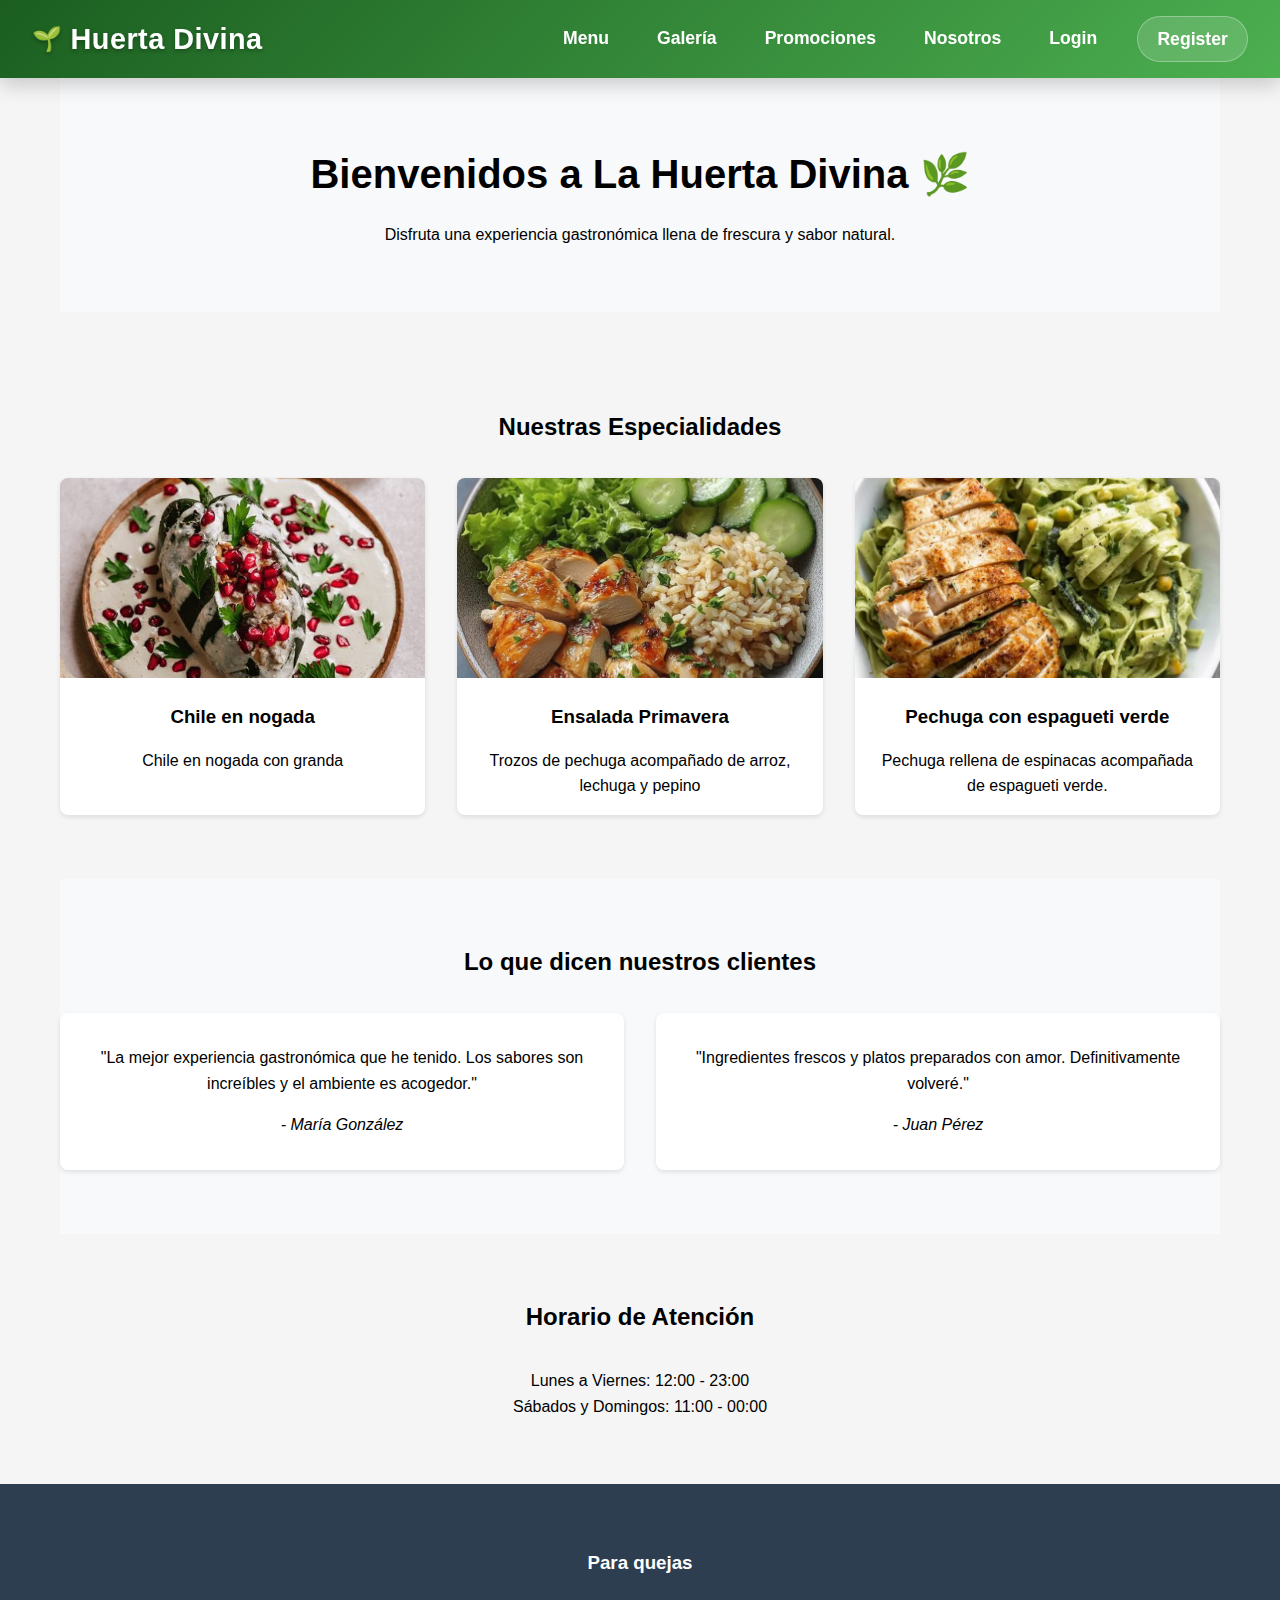
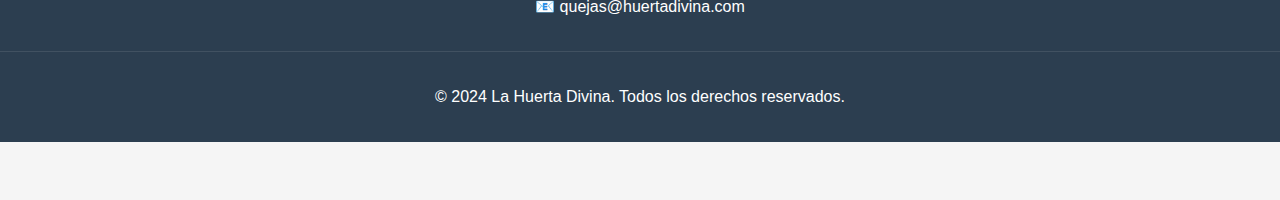
<file: index.html>
<!DOCTYPE html>
<html lang="en">
<head>
  <!-- Metadatos y configuración básica -->
  <meta charset="UTF-8">
  <meta name="viewport" content="width=device-width, initial-scale=1.0">
  <link rel="stylesheet" href="src/assets/css/styles.css">
  <title>La Huerta Divina</title>
</head>
<body>
  <!-- ==========================================================================
       Barra de Navegación
       ========================================================================== -->
  <nav class="navbar">
    <div class="navbar-logo">Huerta Divina</div>
    <input type="checkbox" id="navbar-toggle" class="navbar-toggle">
    <label for="navbar-toggle" class="navbar-icon">&#9776;</label>
    <ul class="navbar-menu">
      <li><a href="src/app/menu.html">Menu</a></li>
      <li><a href="src/app/galeria.html">Galería</a></li>
      <li><a href="src/app/promociones.html">Promociones</a></li>
      <li><a href="src/app/about.html">Nosotros</a></li>
      <li><a href="src/app/login.html">Login</a></li>
      <li><a href="src/app/register.html">Register</a></li>
    </ul>
  </nav>

  <!-- ==========================================================================
       Contenido Principal
       ========================================================================== -->
  <main class="container">
    <!-- Sección Hero - Bienvenida -->
    <header class="hero text-center">
      <h1>Bienvenidos a La Huerta Divina 🌿</h1>
      <p>Disfruta una experiencia gastronómica llena de frescura y sabor natural.</p>
    </header>

    <!-- Sección de Especialidades - Platos Destacados -->
    <section class="especialidades text-center">
      <h2>Nuestras Especialidades</h2>
      <div class="platos-destacados">
        <div class="plato">
          <img src="src/assets/images/plato1.jpg" alt="Plato Especial 1">
          <h3>Chile en nogada</h3>
          <p>Chile en nogada con granda</p>
        </div>
        <div class="plato">
          <img src="src/assets/images/plato2.jpg" alt="Plato Especial 2">
          <h3>Ensalada Primavera</h3>
          <p>Trozos de pechuga acompañado de arroz, lechuga y pepino</p>
        </div>
        <div class="plato">
          <img src="src/assets/images/plato3.jpg" alt="Plato Especial 3">
          <h3>Pechuga con espagueti verde</h3>
          <p>Pechuga rellena de espinacas acompañada de espagueti verde.</p>
        </div>
      </div>
    </section>

    <!-- Sección de Testimonios - Opiniones de Clientes -->
    <section class="testimonios text-center">
      <h2>Lo que dicen nuestros clientes</h2>
      <div class="testimonios-grid">
        <div class="testimonio">
          <p>"La mejor experiencia gastronómica que he tenido. Los sabores son increíbles y el ambiente es acogedor."</p>
          <cite>- María González</cite>
        </div>
        <div class="testimonio">
          <p>"Ingredientes frescos y platos preparados con amor. Definitivamente volveré."</p>
          <cite>- Juan Pérez</cite>
        </div>
      </div>
    </section>

    <!-- Sección de Horario - Horarios de Atención -->
    <section class="horario text-center">
      <h2>Horario de Atención</h2>
      <div class="horario-info">
        <p>Lunes a Viernes: 12:00 - 23:00</p>
        <p>Sábados y Domingos: 11:00 - 00:00</p>
      </div>
    </section>
  </main>

  <!-- ==========================================================================
       Pie de Página
       ========================================================================== -->
  <footer class="footer text-center">
    <div class="footer-content">
      <div class="footer-section">
        <h3>Para quejas</h3>
        <p>📧 quejas@huertadivina.com</p>
      </div>
    </div>
    <div class="footer-bottom">
      <p>&copy; 2024 La Huerta Divina. Todos los derechos reservados.</p>
    </div>
  </footer>
</body>
</html>
</file>
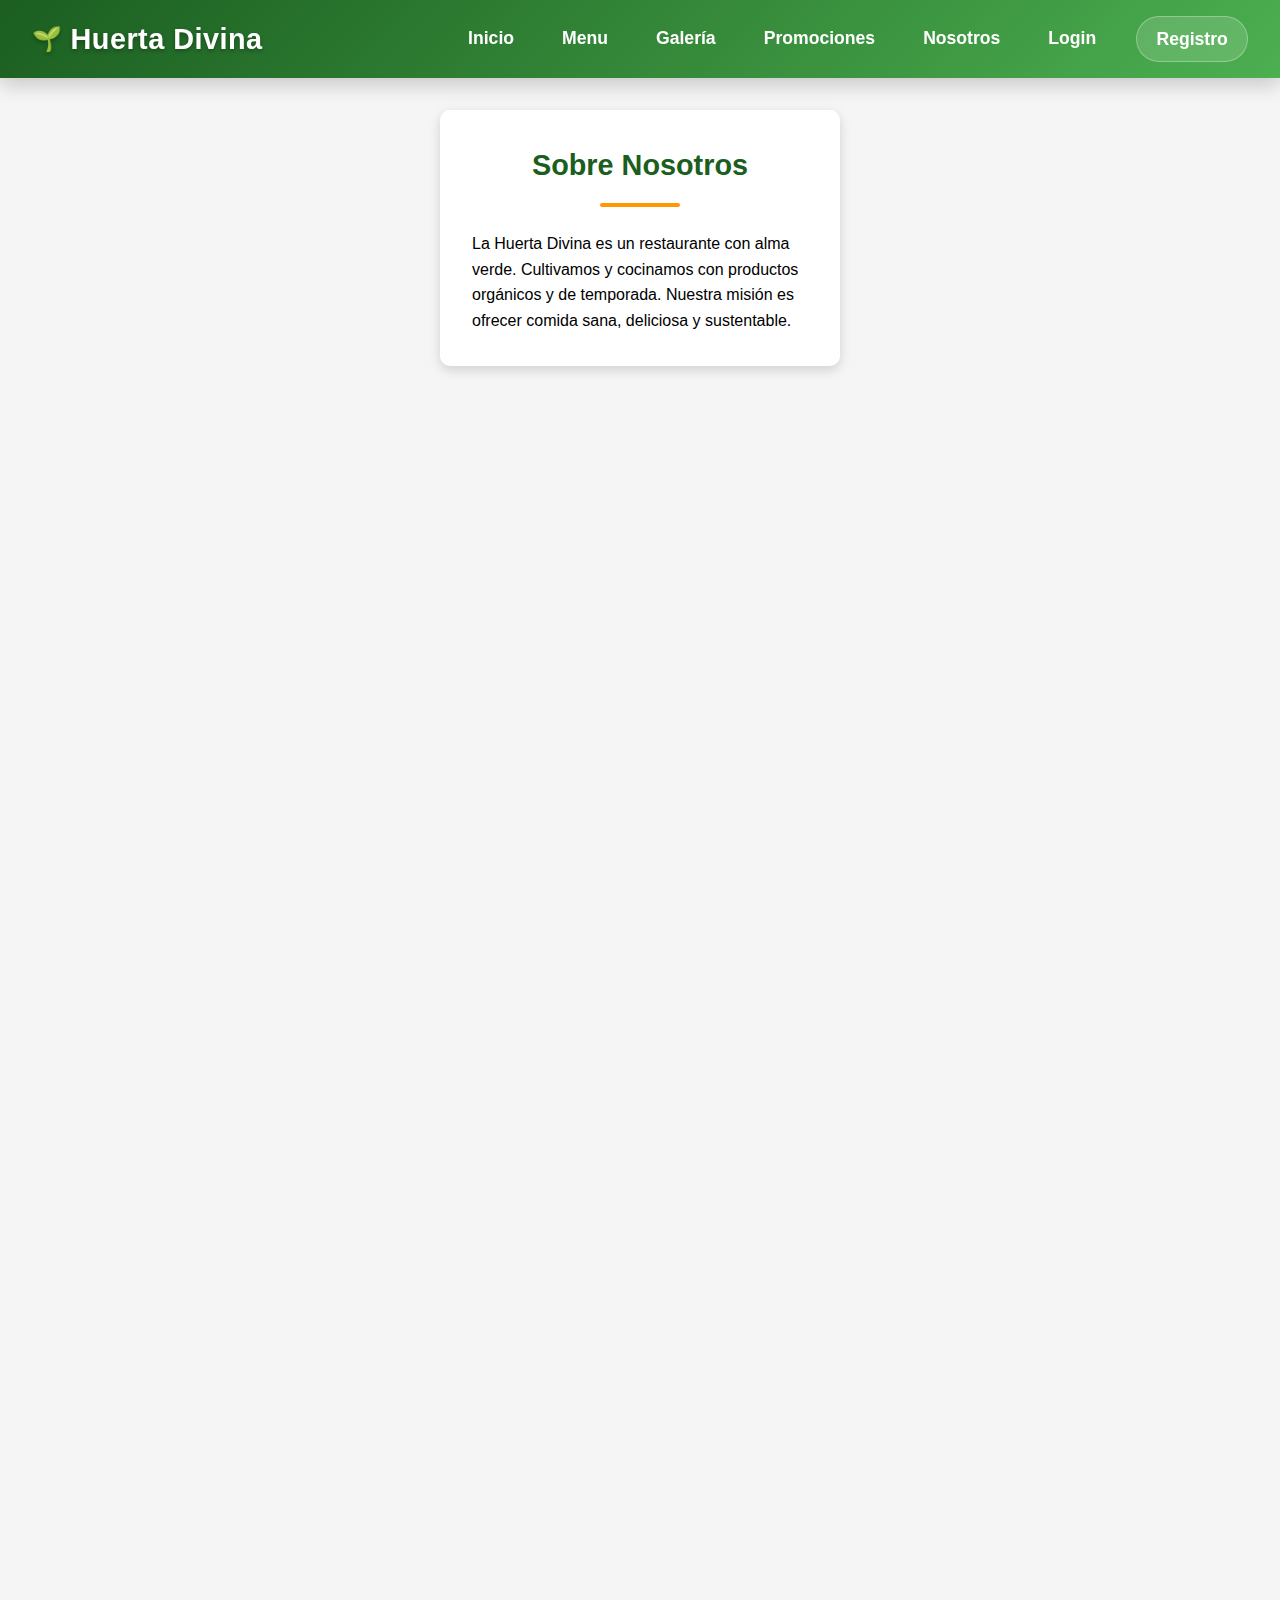
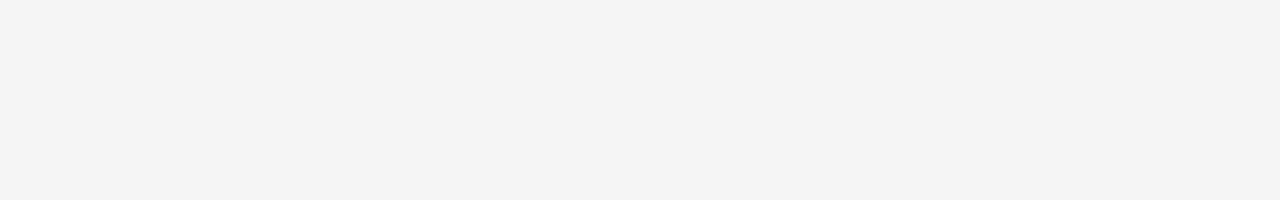
<file: src/app/about.html>
<!DOCTYPE html>
<html lang="es">
<head>
  <!-- ==========================================================================
       Metadatos y Recursos
       ========================================================================== -->
  <meta charset="UTF-8" />
  <meta name="viewport" content="width=device-width, initial-scale=1.0"/>
  <link rel="stylesheet" href="../assets/css/styles.css"/>
  <title>Nosotros - La Huerta Divina</title>
</head>
<body>
  <!-- ==========================================================================
       Barra de Navegación
       ========================================================================== -->
  <nav class="navbar">
    <div class="navbar-logo">Huerta Divina</div>
    <ul class="navbar-menu">
      <li><a href="../../index.html">Inicio</a></li>
      <li><a href="menu.html">Menu</a></li>
      <li><a href="galeria.html">Galería</a></li>
      <li><a href="promociones.html">Promociones</a></li>
      <li><a href="about.html">Nosotros</a></li>
      <li><a href="login.html">Login</a></li>
      <li><a href="register.html">Registro</a></li>
    </ul>
  </nav>

  <!-- ==========================================================================
       Sección Sobre Nosotros
       ========================================================================== -->
  <section class="section">
    <h2 class="gallery-title">Sobre Nosotros</h2>
    <!-- Descripción de la empresa -->
    <p>La Huerta Divina es un restaurante con alma verde. Cultivamos y cocinamos con productos orgánicos y de temporada. Nuestra misión es ofrecer comida sana, deliciosa y sustentable.</p>
  </section>

</body>
</html>
</file>
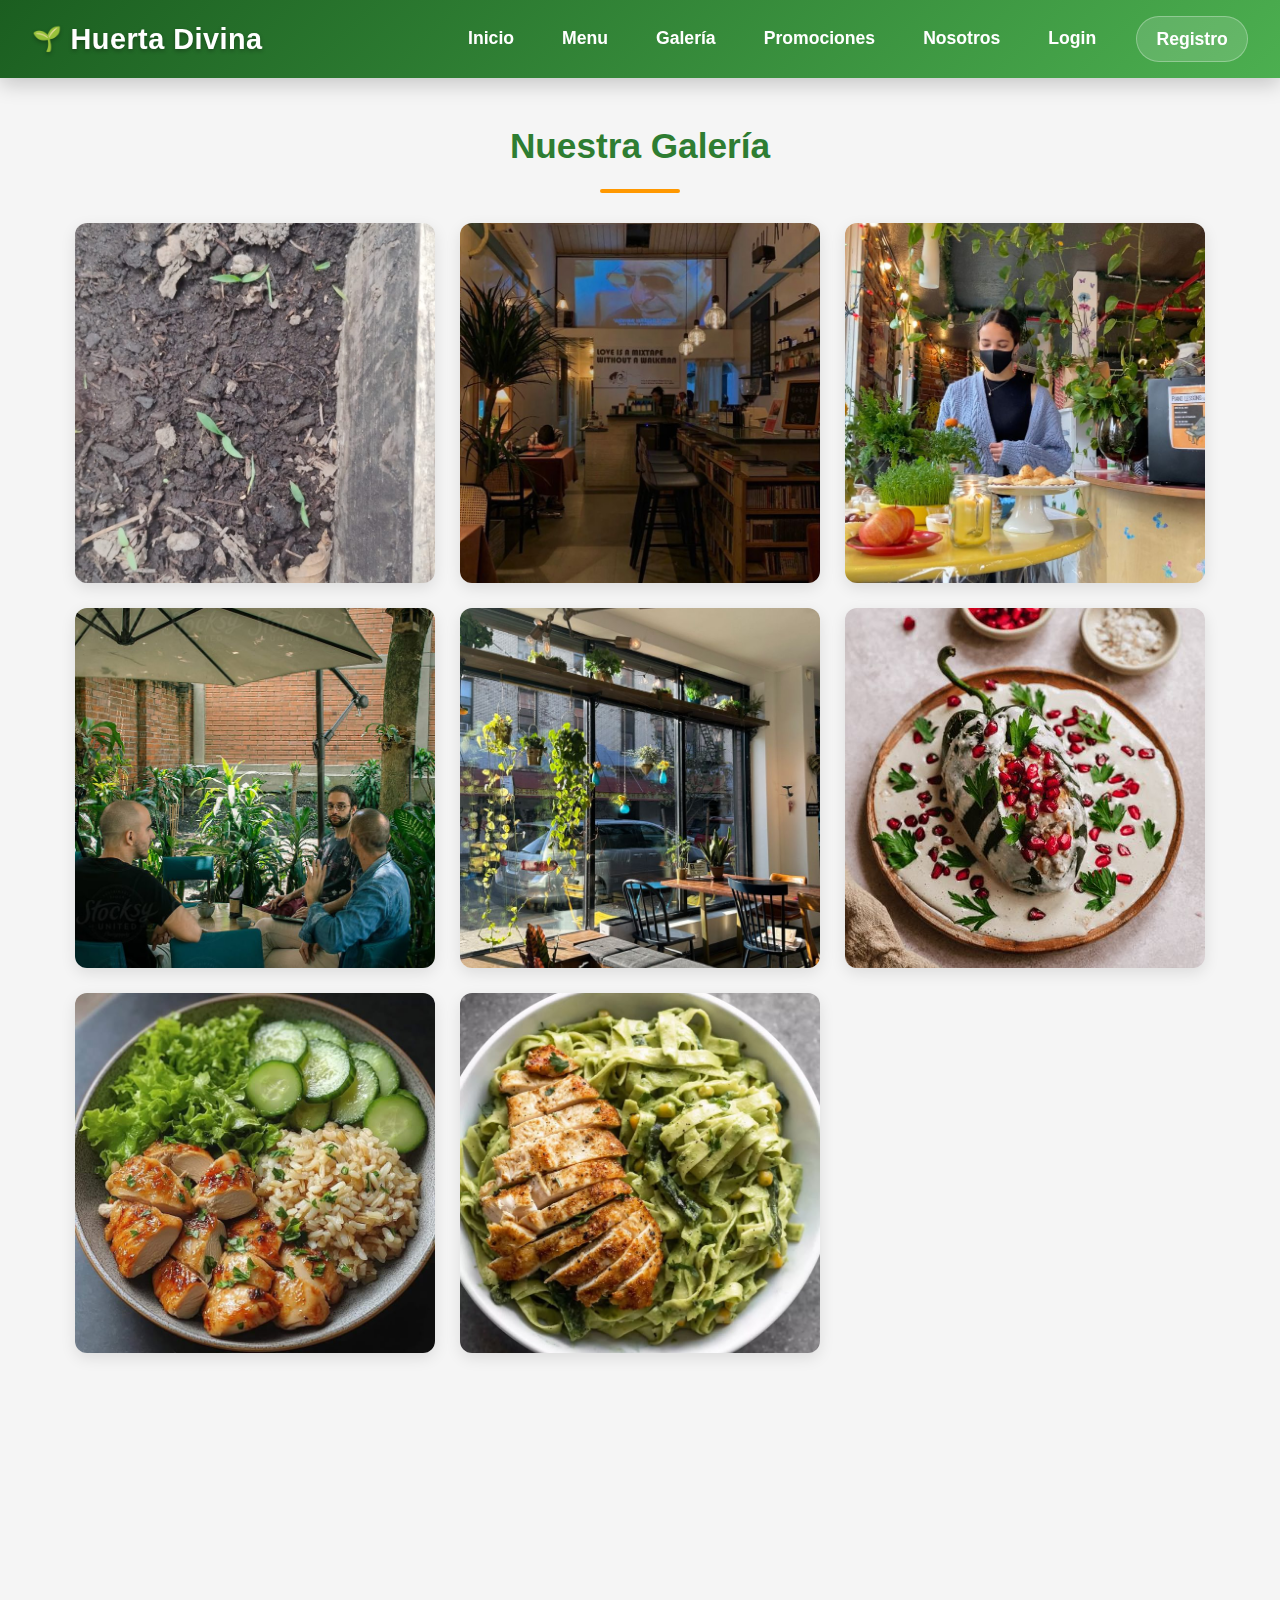
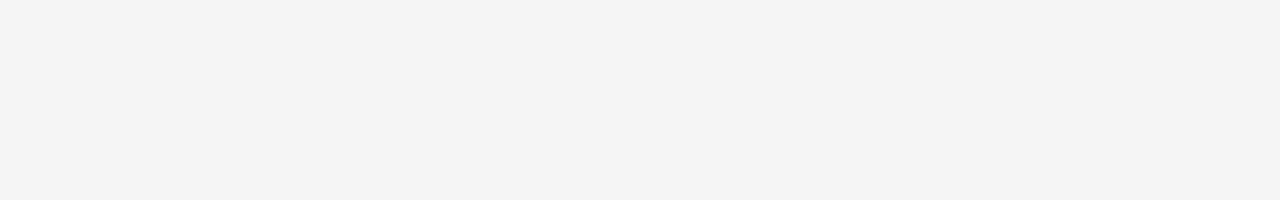
<file: src/app/galeria.html>
<!DOCTYPE html>
<html lang="es">
<head>
  <meta charset="UTF-8" />
  <meta name="viewport" content="width=device-width, initial-scale=1.0"/>
  <link rel="stylesheet" href="../assets/css/styles.css"/>
  <title>Galería - La Huerta Divina</title>
</head>
<body>
  <nav class="navbar">
    <div class="navbar-logo">Huerta Divina</div>
    <ul class="navbar-menu">
      <li><a href="../../index.html">Inicio</a></li>
      <li><a href="menu.html">Menu</a></li>
      <li><a href="galeria.html">Galería</a></li>
      <li><a href="promociones.html">Promociones</a></li>
      <li><a href="about.html">Nosotros</a></li>
      <li><a href="login.html">Login</a></li>
      <li><a href="register.html">Registro</a></li>
    </ul>
  </nav>

  <section class="gallery-container">
    <h2 class="gallery-title">Nuestra Galería</h2>
    <div class="gallery-grid">
      <div class="gallery-item">
        <img src="../assets/images/fresaHuerto.jpeg" alt="Lunes sin carne" class="gallery-img"/>
        <div class="gallery-caption">Plantula de fresa de mi huerto</div>
      </div>
      <div class="gallery-item">
        <img src="../assets/images/galeria1.jpg" alt="Lunes sin carne" class="gallery-img"/>
        <div class="gallery-caption">Una linda tarde</div>
      </div>
      <div class="gallery-item">
        <img src="../assets/images/galeria2.jpg" alt="Ensalada fresca" class="gallery-img"/>
        <div class="gallery-caption">Momento sin estrés</div>
      </div>
      <div class="gallery-item">
        <img src="../assets/images/galeria3.jpg" alt="Bowl saludable" class="gallery-img"/>
        <div class="gallery-caption">Tiempo en familia  </div>
      </div>
      <div class="gallery-item">
        <img src="../assets/images/galeria4.jpg" alt="Jugos naturales" class="gallery-img"/>
        <div class="gallery-caption">Iniciando el día</div>
      </div>
      <div class="gallery-item">
        <img src="../assets/images/plato1.jpg" alt="Wrap vegetariano" class="gallery-img"/>
        <div class="gallery-caption">Chile tradicional</div>
      </div>
      <div class="gallery-item">
        <img src="../assets/images/plato2.jpg" alt="Smoothie tropical" class="gallery-img"/>
        <div class="gallery-caption">Platillo rico en proteína</div>
      </div>
      <div class="gallery-item">
        <img src="../assets/images/plato3.jpg" alt="Tofu a la plancha" class="gallery-img"/>
        <div class="gallery-caption">Especiales de la casa</div>
      </div>
    </div>
</body>
</html>
</file>
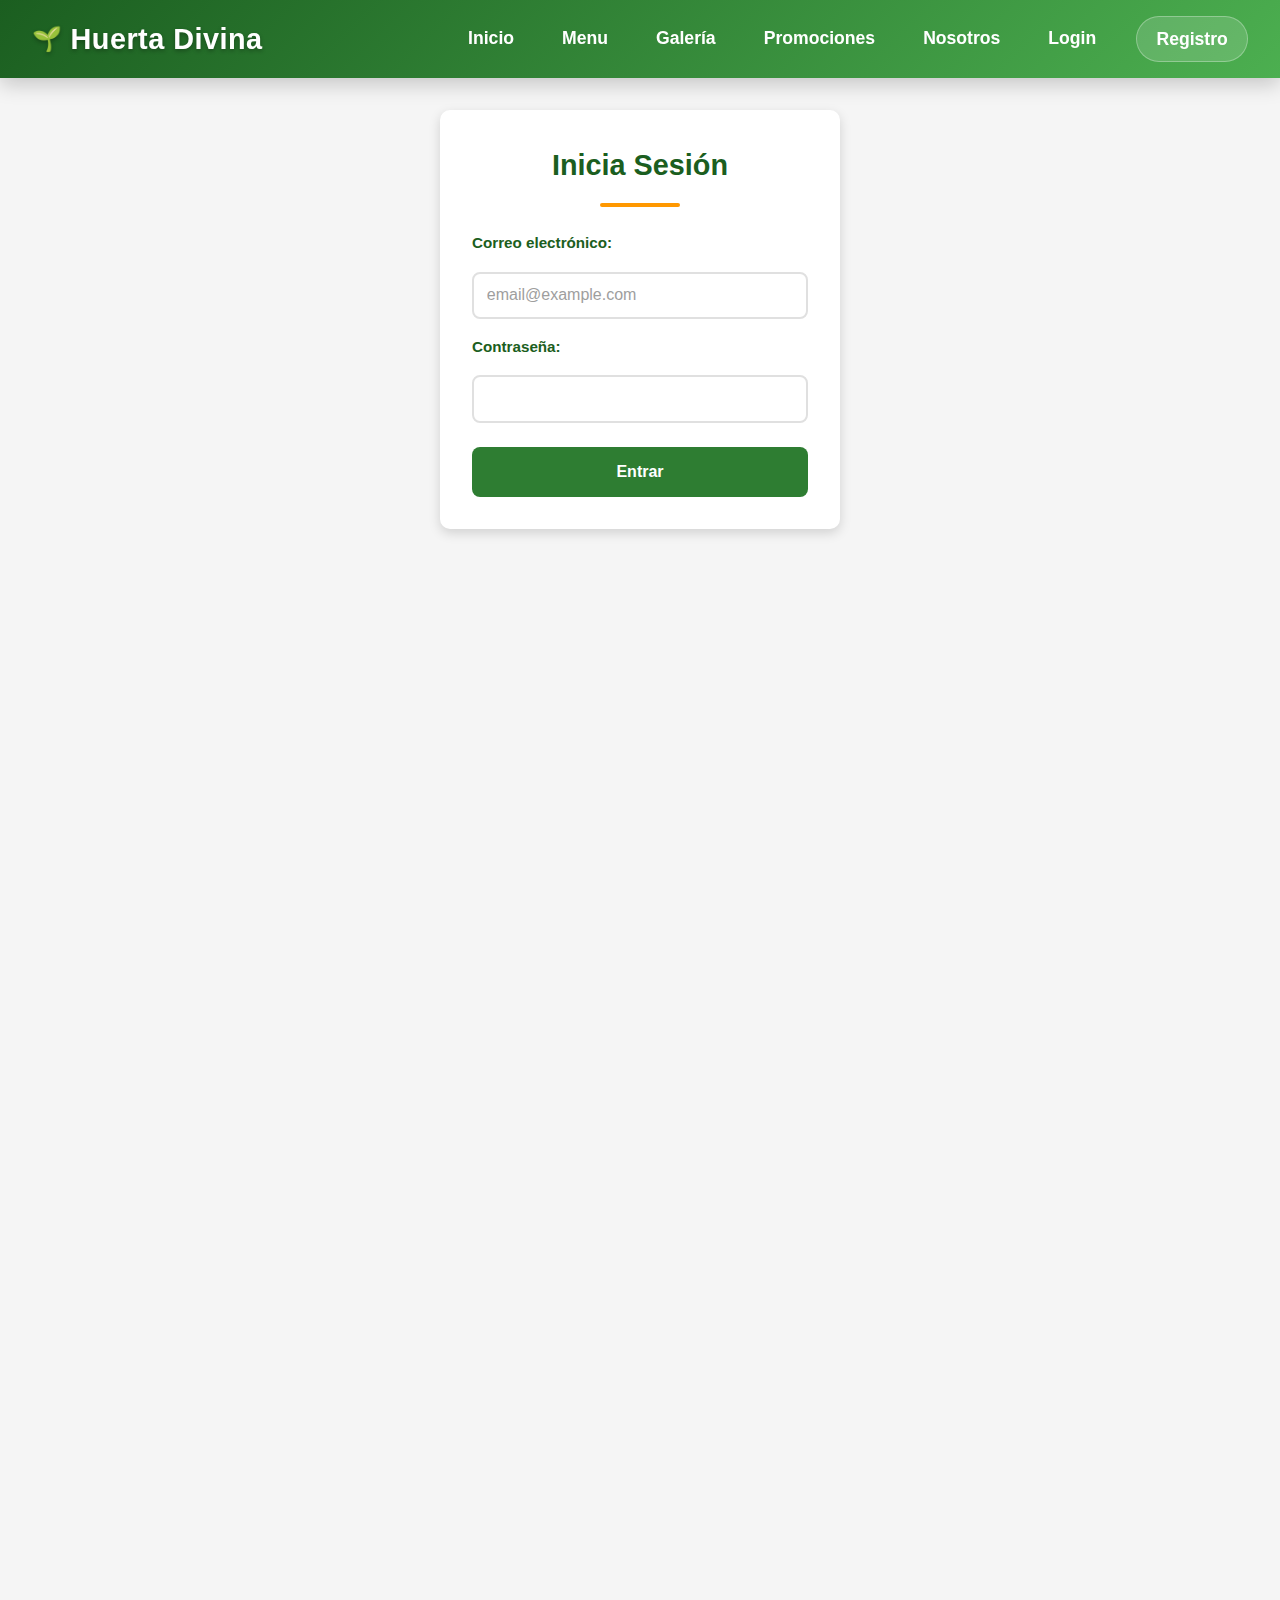
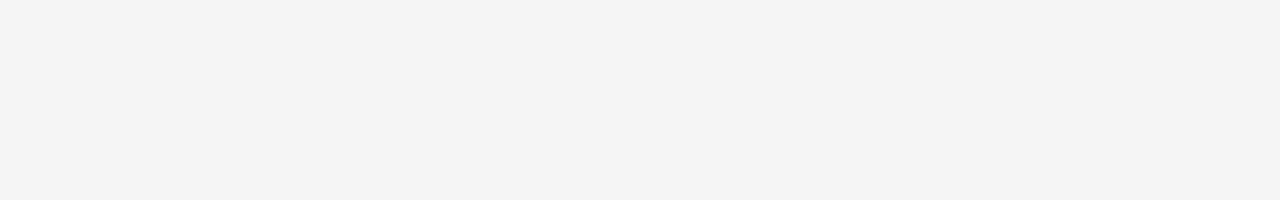
<file: src/app/login.html>
<!DOCTYPE html>
<html lang="es">
<head>
  <!-- ==========================================================================
       Metadatos y Recursos
       ========================================================================== -->
  <meta charset="UTF-8" />
  <meta name="viewport" content="width=device-width, initial-scale=1.0"/>
  <link rel="stylesheet" href="../assets/css/styles.css"/>
  <title>Login - La Huerta Divina</title>
</head>
<body>
  <!-- ==========================================================================
       Barra de Navegación
       ========================================================================== -->
  <nav class="navbar">
    <div class="navbar-logo">Huerta Divina</div>
    <ul class="navbar-menu">
      <li><a href="../../index.html">Inicio</a></li>
      <li><a href="menu.html">Menu</a></li>
      <li><a href="galeria.html">Galería</a></li>
      <li><a href="promociones.html">Promociones</a></li>
      <li><a href="about.html">Nosotros</a></li>
      <li><a href="login.html">Login</a></li>
      <li><a href="register.html">Registro</a></li>
    </ul>
  </nav>

  <!-- ==========================================================================
       Formulario de Inicio de Sesión
       ========================================================================== -->
  <section class="section">
    <h2 class="gallery-title">Inicia Sesión</h2>
    <!-- <h2>Inicia Sesión</h2> -->
    <form>
      <!-- Campo de correo electrónico -->
      <label>Correo electrónico:</label>
      <input type="email" placeholder="email@example.com"/>
      
      <!-- Campo de contraseña -->
      <label>Contraseña:</label>
      <input type="password" />
      
      <!-- Botón de envío -->
      <button type="submit">Entrar</button>
    </form>
  </section>

</body>
</html>
</file>
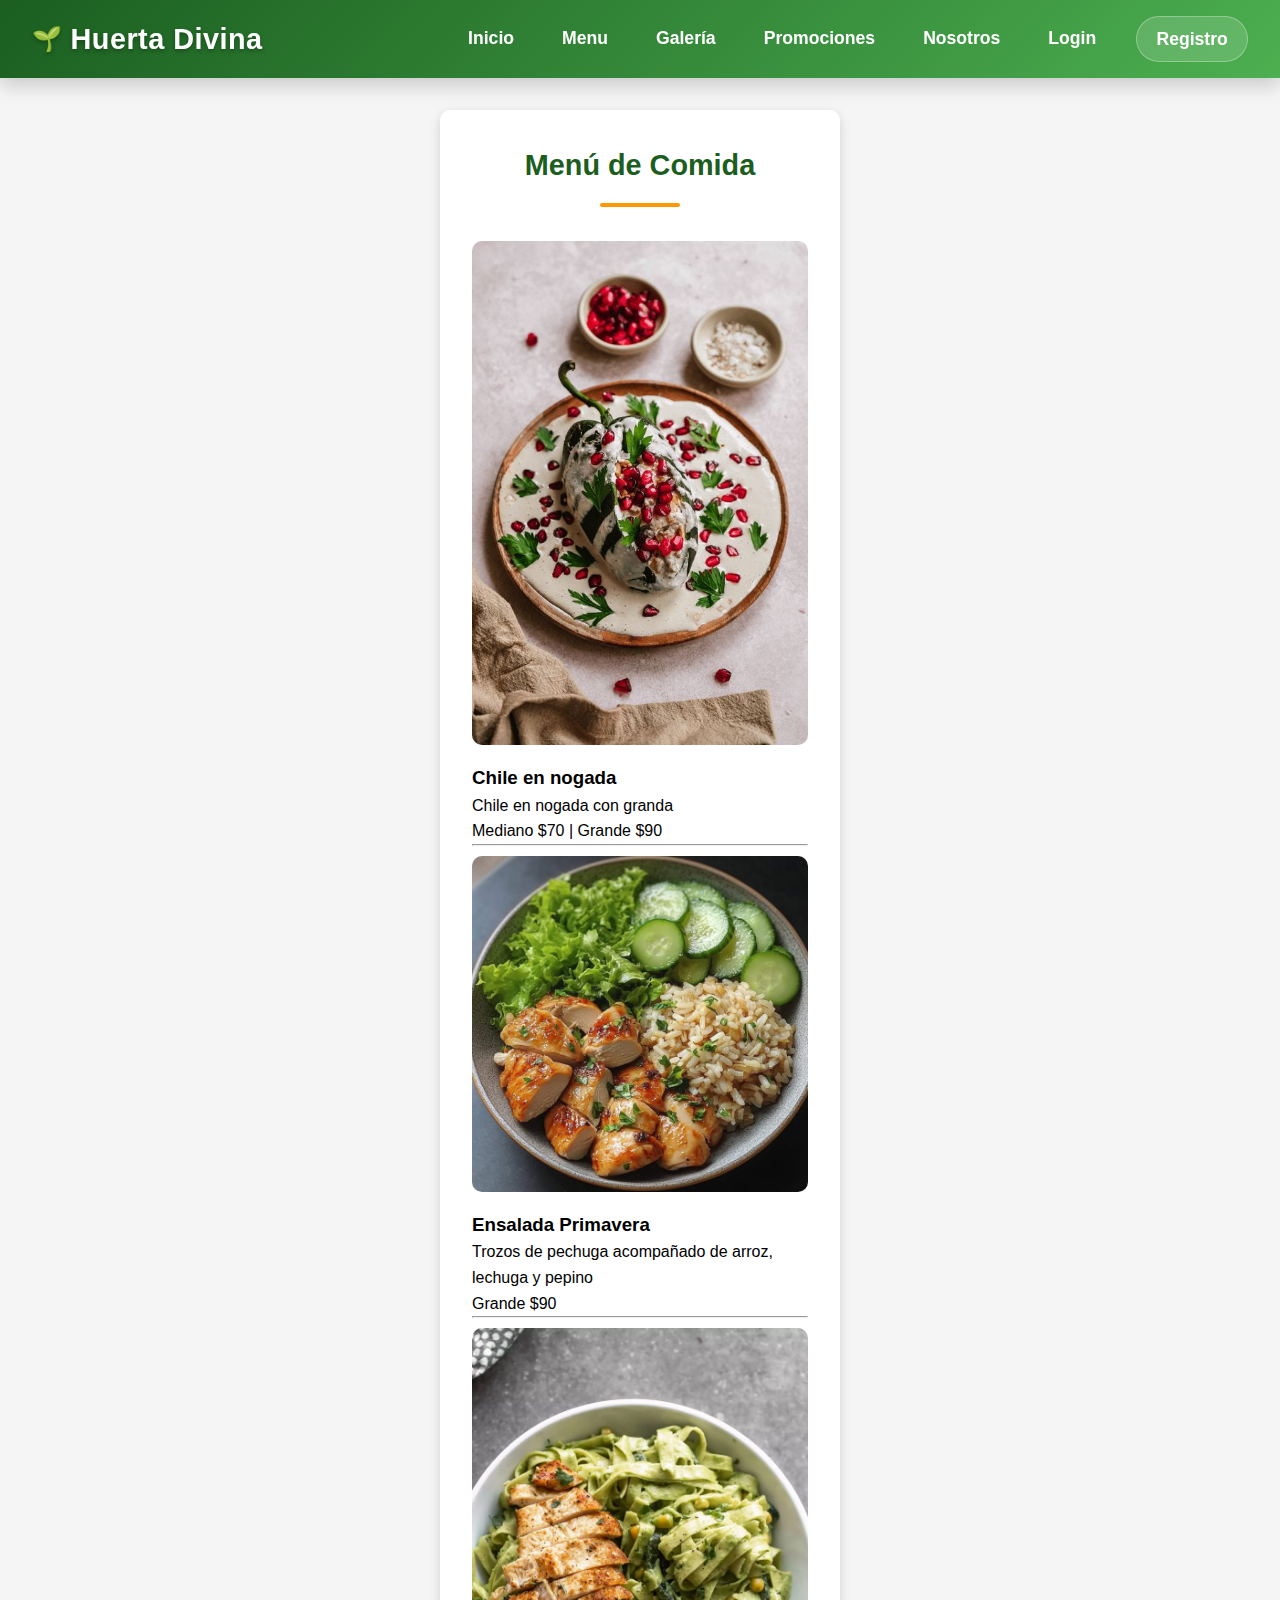
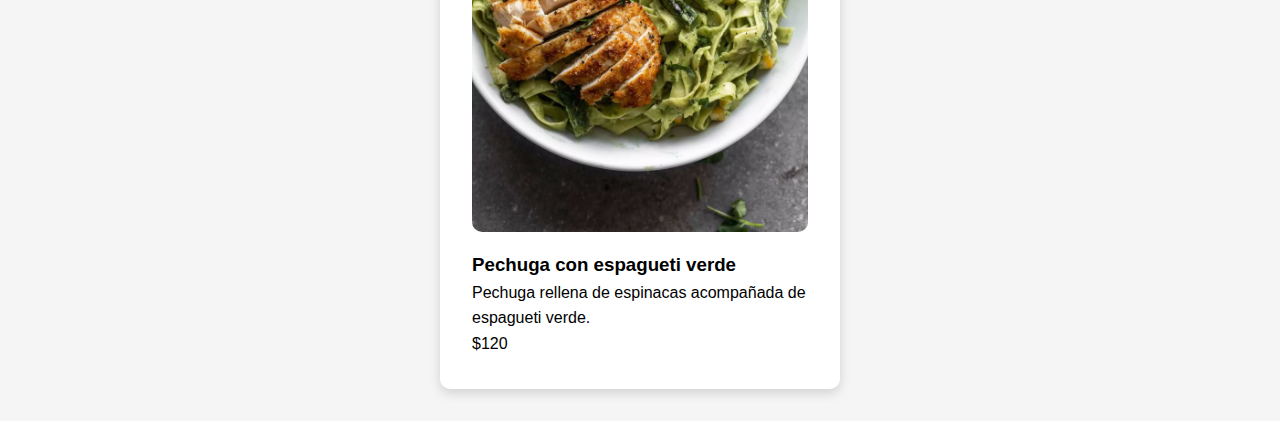
<file: src/app/menu.html>
<!DOCTYPE html>
<html lang="en">
<head>
  <!-- ==========================================================================
       Metadatos y Recursos
       ========================================================================== -->
  <meta charset="UTF-8">
  <meta name="viewport" content="width=device-width, initial-scale=1.0">
  <link rel="stylesheet" href="../assets/css/styles.css"/>
  <title>Menu - La Huerta Divina</title>
</head>
<body>
  <!-- ==========================================================================
       Barra de Navegación
       ========================================================================== -->
  <nav class="navbar">
    <div class="navbar-logo">Huerta Divina</div>
    <ul class="navbar-menu">
      <li><a href="../../index.html">Inicio</a></li>
      <li><a href="menu.html">Menu</a></li>
      <li><a href="galeria.html">Galería</a></li>
      <li><a href="promociones.html">Promociones</a></li>
      <li><a href="about.html">Nosotros</a></li>
      <li><a href="login.html">Login</a></li>
      <li><a href="register.html">Registro</a></li>
    </ul>
  </nav>

  <!-- ==========================================================================
       Sección del Menú
       ========================================================================== -->
  <section class="section">
    <h2 class="gallery-title">Menú de Comida</h2>

    <!-- Contenedor de platos del menú -->
    <div class="menu-item">
      <!-- Plato 1: Chile en nogada -->
      <img src="../assets/images/plato1.jpg" alt="Combo Natural" style="width:100%;max-width:350px;border-radius:10px;margin:10px 0;"/>
      <div>
        <h3>Chile en nogada</h3>
        <p>Chile en nogada con granda</p>
        <p> Mediano $70 | Grande $90</p>
      </div>
      <hr>

      <!-- Plato 2: Ensalada Primavera -->
      <img src="../assets/images/plato2.jpg" alt="Combo Natural" style="width:100%;max-width:350px;border-radius:10px;margin:10px 0;"/>
      <div>
        <h3>Ensalada Primavera</h3>
        <p>Trozos de pechuga acompañado de arroz, lechuga y pepino</p>
        <p>Grande $90</p>
      </div>
      <hr>

      <!-- Plato 3: Pechuga con espagueti -->
      <img src="../assets/images/plato3.jpg" alt="Combo Natural" style="width:100%;max-width:350px;border-radius:10px;margin:10px 0;"/>
      <div>
        <h3>Pechuga con espagueti verde</h3>
        <p>Pechuga rellena de espinacas acompañada de espagueti verde.</p>
        <p>$120</p>
      </div>
    </div>

    <!-- Agrega más platos aquí -->
  </section>
</body>
</html>
</file>
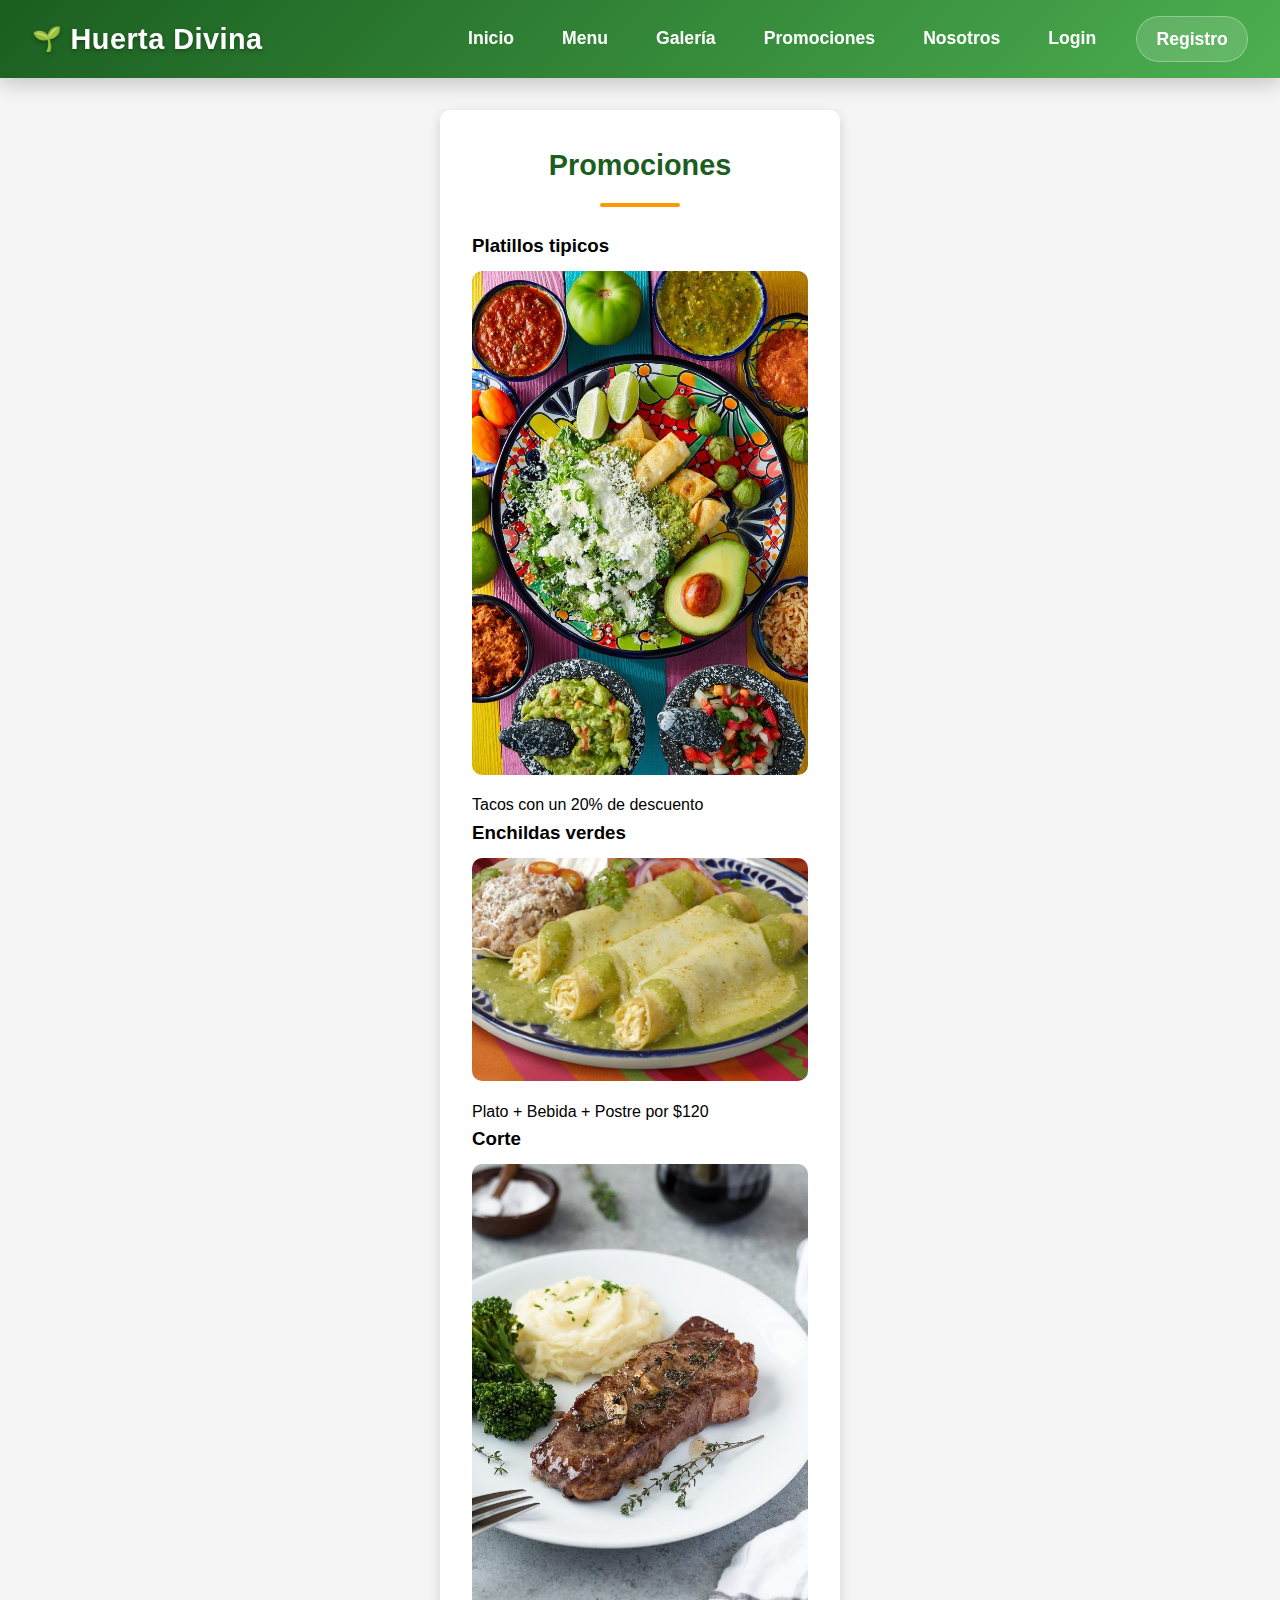
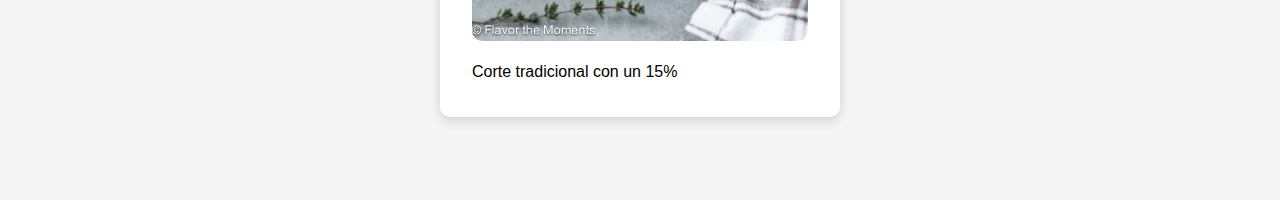
<file: src/app/promociones.html>
<!DOCTYPE html>
<html lang="es">
<head>
  <meta charset="UTF-8" />
  <meta name="viewport" content="width=device-width, initial-scale=1.0"/>
  <link rel="stylesheet" href="../assets/css/styles.css"/>
  <title>Promociones - La Huerta Divina</title>
</head>
<body>
  <nav class="navbar">
    <div class="navbar-logo">Huerta Divina</div>
    <ul class="navbar-menu">
      <li><a href="../../index.html">Inicio</a></li>
      <li><a href="menu.html">Menu</a></li>
      <li><a href="galeria.html">Galería</a></li>
      <li><a href="promociones.html">Promociones</a></li>
      <li><a href="about.html">Nosotros</a></li>
      <li><a href="login.html">Login</a></li>
      <li><a href="register.html">Registro</a></li>
    </ul>
  </nav>

  <section class="section">
    <h2 class="gallery-title">Promociones</h2>
    <div class="promo">
      <h3>Platillos tipicos</h3>
      <img src="../assets/images/promociones1.jpg" alt="Lunes sin carne" style="width:100%;max-width:350px;border-radius:10px;margin:10px 0;"/>
      <p>Tacos con un 20% de descuento</p>
    </div>
    <div class="promo">
      <h3>Enchildas verdes</h3>
      <img src="../assets/images/promociones2.jpg" alt="Combo Natural" style="width:100%;max-width:350px;border-radius:10px;margin:10px 0;"/>
      <p>Plato + Bebida + Postre por $120</p>
    </div>
    <div class="promo">
      <h3>Corte</h3>
      <img src="../assets/images/promociones3.jpg" alt="Combo Natural" style="width:100%;max-width:350px;border-radius:10px;margin:10px 0;"/>
      <p>Corte tradicional con un 15%</p>
    </div>
  </section>

</body>
</html>
</file>
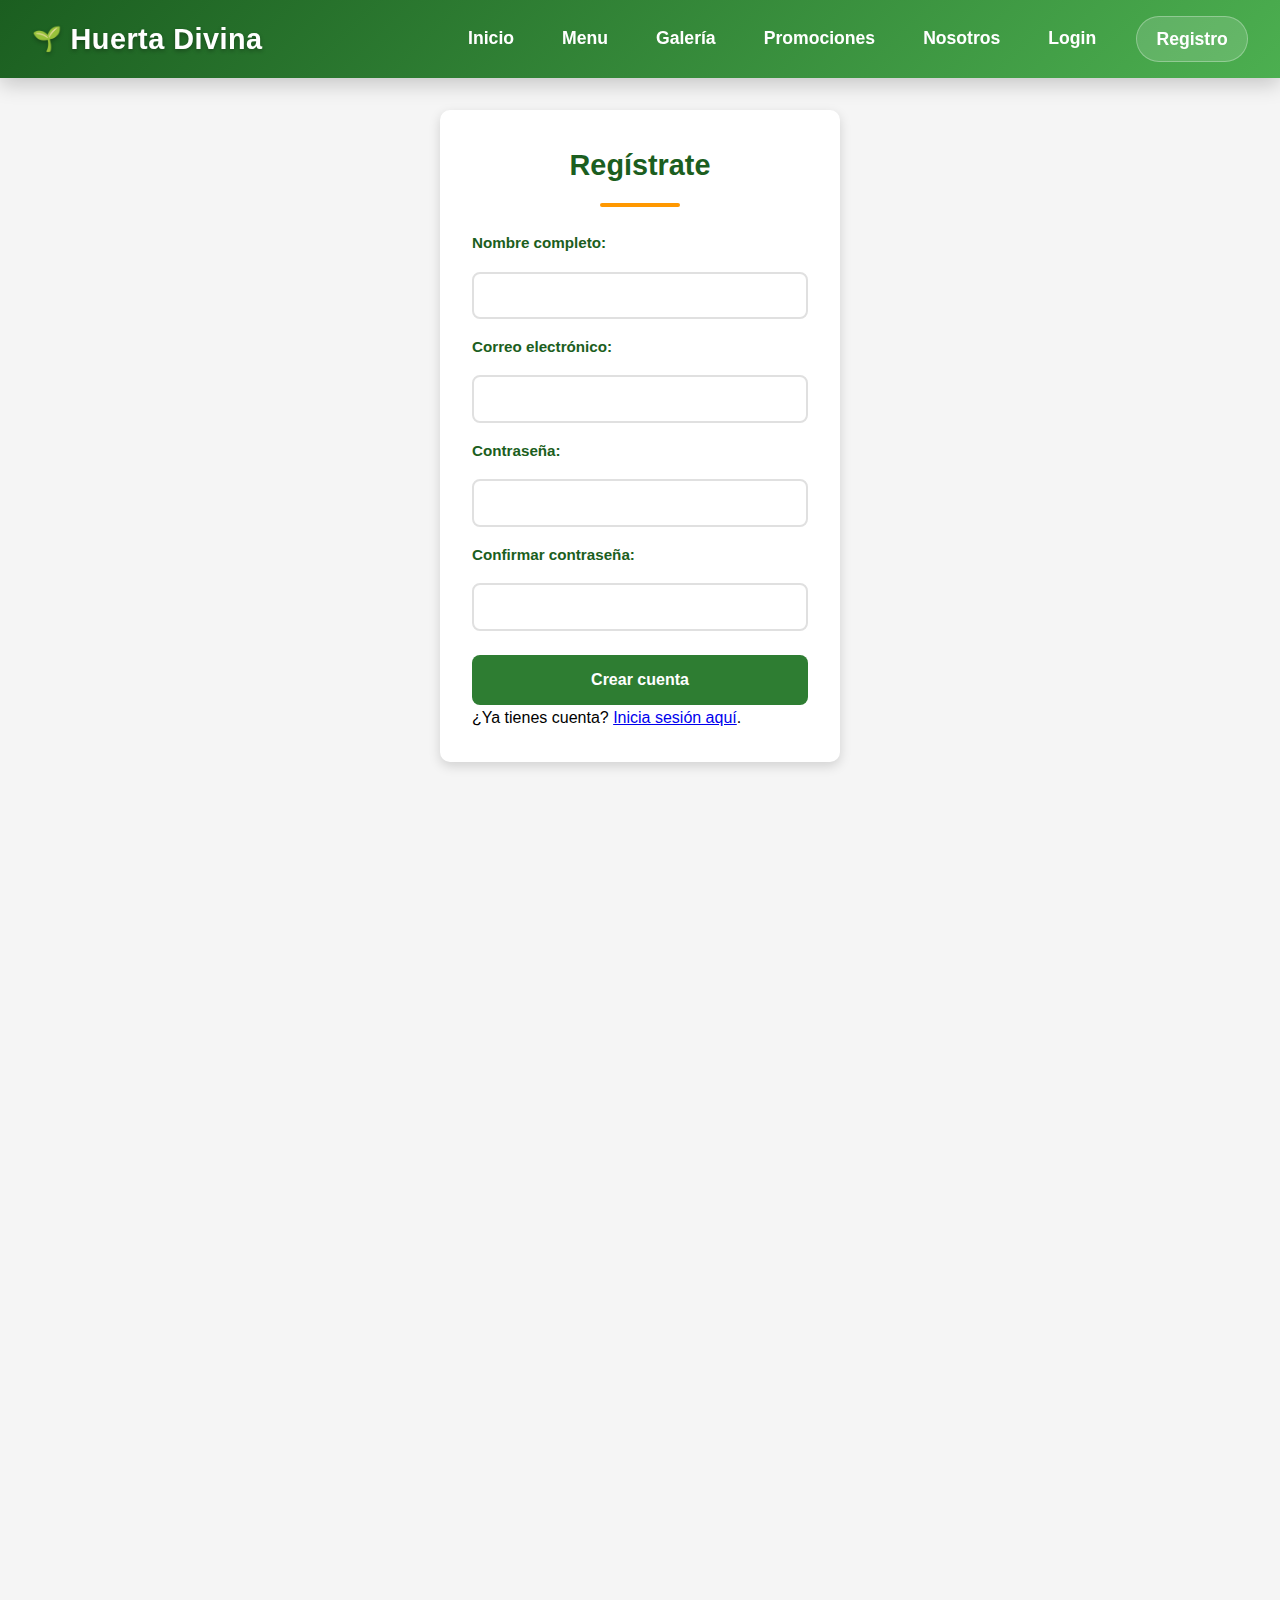
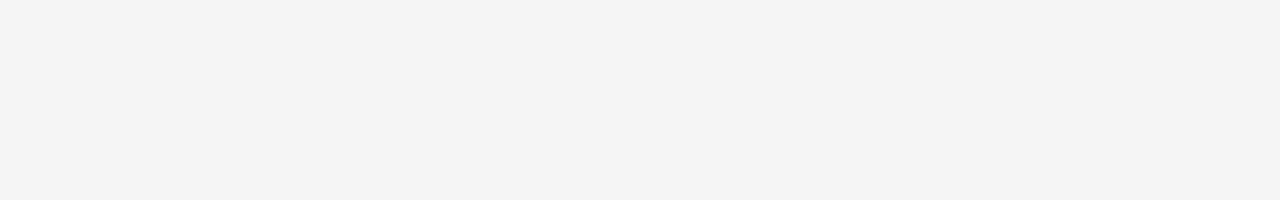
<file: src/app/register.html>
<!DOCTYPE html>
<html lang="es">
<head>
  <!-- ==========================================================================
       Metadatos y Recursos
       ========================================================================== -->
  <meta charset="UTF-8" />
  <meta name="viewport" content="width=device-width, initial-scale=1.0"/>
  <link rel="stylesheet" href="../assets/css/styles.css"/>
  <title>Registro - La Huerta Divina</title>
</head>
<body>
  <!-- ==========================================================================
       Barra de Navegación
       ========================================================================== -->
  <nav class="navbar">
    <div class="navbar-logo">Huerta Divina</div>
    <ul class="navbar-menu">
      <li><a href="../../index.html">Inicio</a></li>
      <li><a href="menu.html">Menu</a></li>
      <li><a href="galeria.html">Galería</a></li>
      <li><a href="promociones.html">Promociones</a></li>
      <li><a href="about.html">Nosotros</a></li>
      <li><a href="login.html">Login</a></li>
      <li><a href="register.html">Registro</a></li>
    </ul>
  </nav>

  <!-- ==========================================================================
       Formulario de Registro
       ========================================================================== -->
  <section class="section">
    <h2 class="gallery-title">Regístrate</h2>
    <!-- Formulario de registro con validación -->
    <form>
      <!-- Campo de nombre completo -->
      <label for="nombre">Nombre completo:</label>
      <input type="text" id="nombre" name="nombre" required/>

      <!-- Campo de correo electrónico -->
      <label for="email">Correo electrónico:</label>
      <input type="email" id="email" name="email" required/>

      <!-- Campo de contraseña -->
      <label for="password">Contraseña:</label>
      <input type="password" id="password" name="password" required/>

      <!-- Campo de confirmación de contraseña -->
      <label for="confirmar">Confirmar contraseña:</label>
      <input type="password" id="confirmar" name="confirmar" required/>

      <!-- Botón de envío -->
      <button type="submit">Crear cuenta</button>
    </form>

    <!-- Enlace para usuarios existentes -->
    <p>¿Ya tienes cuenta? <a href="login.html">Inicia sesión aquí</a>.</p>
  </section>

</body>
</html>
</file>
<file: src/assets/css/styles.css>
/* ==========================================================================
   Variables Globales
   ========================================================================== */
:root {
  --primary: #2e7d32;
  --primary-dark: #1b5e20;
  --primary-light: #4caf50;
  --accent: #FF9800;
  --text: #ffffff;
  --text-hover: #FFEB3B;
  --shadow: 0 4px 12px rgba(0, 0, 0, 0.15);
}

/* ==========================================================================
   Reset y Estilos Base
   ========================================================================== */
* {
  margin: 0;
  padding: 0;
  box-sizing: border-box;
}

body {
  font-family: 'Segoe UI', Tahoma, Geneva, Verdana, sans-serif;
  background: #f5f5f5;
  min-height: 200vh; /* Para probar scroll */
  line-height: 1.6;
}

/* ==========================================================================
   Utilidades
   ========================================================================== */
.container {
  max-width: 1200px;
  margin: 0 auto;
  padding: 0 20px;
}

.text-center {
  text-align: center;
}

/* ==========================================================================
   Navegación Principal
   ========================================================================== */
/* Estilos del navbar y sus elementos */
.navbar {
  display: flex;
  align-items: center;
  justify-content: space-between;
  background: linear-gradient(135deg, var(--primary-dark), var(--primary-light));
  padding: 0.5rem 2rem;
  position: sticky;
  top: 0;
  z-index: 1000;
  box-shadow: var(--shadow);
  transition: all 0.3s ease;
}

.navbar:hover {
  box-shadow: 0 6px 20px rgba(0, 0, 0, 0.2);
}

.navbar-logo {
  color: var(--text);
  font-size: 1.8rem;
  font-weight: 800;
  letter-spacing: 0.5px;
  text-shadow: 0 2px 4px rgba(0, 0, 0, 0.3);
  transition: all 0.3s ease;
  display: flex;
  align-items: center;
  gap: 0.5rem;
}

.navbar-logo::before {
  content: "🌱";
  font-size: 1.5rem;
}

.navbar-logo:hover {
  transform: scale(1.03);
  text-shadow: 0 2px 8px rgba(0, 0, 0, 0.4);
}

.navbar-menu {
  list-style: none;
  display: flex;
  gap: 2rem;
  margin: 0;
  padding: 0;
}

.navbar-menu li {
  position: relative;
  padding: 0.5rem 0;
}

.navbar-menu li a {
  color: var(--text);
  text-decoration: none;
  font-size: 1.1rem;
  font-weight: 600;
  transition: all 0.3s ease;
  padding: 0.5rem 0.5rem;
  position: relative;
  display: block;
}

.navbar-menu li a::after {
  content: '';
  position: absolute;
  bottom: 0;
  left: 0;
  width: 0;
  height: 3px;
  background: var(--accent);
  transition: width 0.3s ease;
  border-radius: 2px;
}

.navbar-menu li a:hover {
  color: var(--text-hover);
}

.navbar-menu li a:hover::after {
  width: 100%;
}

/* Estilo especial para el botón de Login */
.navbar-menu li:last-child a {
  background: rgba(255, 255, 255, 0.15);
  padding: 0.5rem 1.2rem;
  border-radius: 30px;
  transition: all 0.3s ease;
  border: 1px solid rgba(255, 255, 255, 0.3);
}

.navbar-menu li:last-child a:hover {
  background: rgba(255, 255, 255, 0.25);
  transform: translateY(-2px);
  box-shadow: 0 4px 8px rgba(0, 0, 0, 0.2);
}

.navbar-menu li:last-child a::after {
  display: none;
}

/* Elementos de toggle mejorados */
.navbar-toggle {
  display: none;
}

.navbar-icon {
  display: none;
  font-size: 2rem;
  color: var(--text);
  cursor: pointer;
  transition: all 0.3s ease;
  z-index: 1001;
  padding: 0.5rem;
}

.navbar-icon:hover {
  color: var(--accent);
  transform: rotate(90deg);
}

/* Responsive mejorado */
@media (max-width: 768px) {
  .navbar {
    padding: 0.8rem 1.5rem;
  }
  
  .navbar-menu {
    flex-direction: column;
    position: fixed;
    top: 0;
    right: -100%;
    background: linear-gradient(135deg, var(--primary-dark), #1b5e20);
    width: 280px;
    height: 100vh;
    box-shadow: -5px 0 15px rgba(0, 0, 0, 0.2);
    padding: 6rem 0 2rem;
    transition: right 0.4s cubic-bezier(0.23, 1, 0.32, 1);
    z-index: 999;
    gap: 0;
  }
  
  .navbar-menu li {
    margin: 0;
    padding: 0;
    text-align: left;
    width: 100%;
    border-bottom: 1px solid rgba(255, 255, 255, 0.1);
  }
  
  .navbar-menu li a {
    padding: 1.2rem 2rem;
    font-size: 1.2rem;
    transition: all 0.3s;
  }
  
  .navbar-menu li a:hover {
    background: rgba(255, 255, 255, 0.1);
  }
  
  .navbar-menu li a::after {
    display: none;
  }
  
  .navbar-menu li:last-child a {
    background: transparent;
    border: none;
    border-radius: 0;
    padding: 1.2rem 2rem;
  }
  
  .navbar-menu li:last-child a:hover {
    background: rgba(255, 255, 255, 0.1);
    transform: none;
    box-shadow: none;
  }
  
  .navbar-toggle:checked ~ .navbar-menu {
    right: 0;
  }
  
  .navbar-toggle:checked + .navbar-icon {
    position: fixed;
    right: 1.5rem;
    color: var(--accent);
    transform: rotate(90deg);
  }
  
  .navbar-icon {
    display: block;
    position: relative;
  }
  
  /* Animación para los elementos del menú */
  .navbar-toggle:checked ~ .navbar-menu li {
    opacity: 0;
    transform: translateX(20px);
    animation: fadeIn 0.4s forwards;
  }
  
  .navbar-toggle:checked ~ .navbar-menu li:nth-child(1) { animation-delay: 0.1s; }
  .navbar-toggle:checked ~ .navbar-menu li:nth-child(2) { animation-delay: 0.2s; }
  .navbar-toggle:checked ~ .navbar-menu li:nth-child(3) { animation-delay: 0.3s; }
  .navbar-toggle:checked ~ .navbar-menu li:nth-child(4) { animation-delay: 0.4s; }
  .navbar-toggle:checked ~ .navbar-menu li:nth-child(5) { animation-delay: 0.5s; }
  
  @keyframes fadeIn {
    to {
      opacity: 1;
      transform: translateX(0);
    }
  }
}

/* Overlay para móviles */
#navbar-overlay {
  display: none;
  position: fixed;
  top: 0;
  left: 0;
  width: 100%;
  height: 100%;
  background: rgba(0, 0, 0, 0.5);
  z-index: 998;
  opacity: 0;
  transition: opacity 0.3s ease;
}

.navbar-toggle:checked ~ #navbar-overlay {
  display: block;
  opacity: 1;
}

/* Estilos para el formulario de login */
.section {
  max-width: 400px;
  margin: 2rem auto;
  padding: 2rem;
  background: white;
  border-radius: 10px;
  box-shadow: var(--shadow);
}

.section h2 {
  color: var(--primary-dark);
  text-align: center;
  margin-bottom: 1.5rem;
  font-size: 1.8rem;
}

.section form {
  display: flex;
  flex-direction: column;
  gap: 1rem;
}

.section label {
  color: var(--primary-dark);
  font-weight: 600;
  font-size: 0.95rem;
}

.section input {
  width: 100%;
  padding: 0.8rem;
  border: 2px solid #e0e0e0;
  border-radius: 8px;
  font-size: 1rem;
  transition: all 0.3s ease;
}

.section input:focus {
  outline: none;
  border-color: var(--primary);
  box-shadow: 0 0 0 3px rgba(46, 125, 50, 0.1);
}

.section input::placeholder {
  color: #9e9e9e;
}

.section button {
  background: var(--primary);
  color: white;
  border: none;
  padding: 1rem;
  border-radius: 8px;
  font-size: 1rem;
  font-weight: 600;
  cursor: pointer;
  transition: all 0.3s ease;
  margin-top: 0.5rem;
}

.section button:hover {
  background: var(--primary-dark);
  transform: translateY(-2px);
  box-shadow: 0 4px 8px rgba(0, 0, 0, 0.1);
}

.section button:active {
  transform: translateY(0);
}

/* ==========================================================================
   Sección Hero
   ========================================================================== */
/* Estilos para la sección principal de bienvenida */
.hero {
  background-color: #f8f9fa;
  padding: 4rem 0;
  margin-bottom: 2rem;
}

.hero h1 {
  font-size: 2.5rem;
  margin-bottom: 1rem;
}

/* ==========================================================================
   Sección de Especialidades
   ========================================================================== */
/* Estilos para mostrar los platos destacados */
.especialidades {
  padding: 4rem 0;
}

.platos-destacados {
  display: grid;
  grid-template-columns: repeat(auto-fit, minmax(300px, 1fr));
  gap: 2rem;
  margin-top: 2rem;
}

.plato {
  background: white;
  border-radius: 8px;
  overflow: hidden;
  box-shadow: 0 2px 5px rgba(0,0,0,0.1);
}

.plato img {
  width: 100%;
  height: 200px;
  object-fit: cover;
}

.plato h3 {
  margin: 1rem 0;
}

.plato p {
  padding: 0 1rem 1rem;
}

/* ==========================================================================
   Sección de Testimonios
   ========================================================================== */
/* Estilos para mostrar las opiniones de los clientes */
.testimonios {
  background-color: #f8f9fa;
  padding: 4rem 0;
}

.testimonios-grid {
  display: grid;
  grid-template-columns: repeat(auto-fit, minmax(300px, 1fr));
  gap: 2rem;
  margin-top: 2rem;
}

.testimonio {
  background: white;
  padding: 2rem;
  border-radius: 8px;
  box-shadow: 0 2px 5px rgba(0,0,0,0.1);
}

.testimonio cite {
  display: block;
  margin-top: 1rem;
  font-style: italic;
}

/* ==========================================================================
   Sección de Horario
   ========================================================================== */
/* Estilos para mostrar los horarios de atención */
.horario {
  padding: 4rem 0;
}

.horario-info {
  margin-top: 2rem;
}

/* ==========================================================================
   Pie de Página
   ========================================================================== */
/* Estilos para el footer y sus secciones */
.footer {
  background-color: #2c3e50;
  color: white;
  padding: 4rem 0 2rem;
}

.footer-content {
  display: grid;
  grid-template-columns: repeat(auto-fit, minmax(250px, 1fr));
  gap: 2rem;
  margin-bottom: 2rem;
}

.footer-section h3 {
  margin-bottom: 1rem;
}

.social-links {
  display: flex;
  gap: 1rem;
  justify-content: center;
}

.social-links a {
  color: white;
  text-decoration: none;
}

.footer-bottom {
  border-top: 1px solid rgba(255,255,255,0.1);
  padding-top: 2rem;
  margin-top: 2rem;
}

/* ==========================================================================
   Media Queries
   ========================================================================== */
/* Estilos responsivos para diferentes tamaños de pantalla */
@media (max-width: 768px) {
  .navbar-menu {
    flex-direction: column;
    align-items: center;
  }
  
  .hero h1 {
    font-size: 2rem;
  }
}

/* ==========================================================================
   Galería de Imágenes
   ========================================================================== */
/* Estilos para la galería de imágenes y sus elementos */
.gallery-container {
  max-width: 1200px;
  margin: 0 auto;
  padding: 40px 20px;
}

.gallery-title {
  text-align: center;
  color: #2e7d32;
  margin-bottom: 30px;
  font-size: 2.2rem;
  position: relative;
}

.gallery-title::after {
  content: "";
  display: block;
  width: 80px;
  height: 4px;
  background: #FF9800;
  margin: 15px auto;
  border-radius: 2px;
}

.gallery-grid {
  display: grid;
  grid-template-columns: repeat(auto-fill, minmax(280px, 1fr));
  gap: 25px;
  padding: 0 15px;
}

.gallery-item {
  position: relative;
  overflow: hidden;
  border-radius: 12px;
  box-shadow: 0 5px 15px rgba(0, 0, 0, 0.1);
  transition: all 0.4s ease;
  aspect-ratio: 1/1;
}

.gallery-item:hover {
  transform: translateY(-8px);
  box-shadow: 0 12px 25px rgba(0, 0, 0, 0.2);
}

.gallery-img {
  width: 100%;
  height: 100%;
  object-fit: cover;
  display: block;
  transition: transform 0.5s ease;
}

.gallery-item:hover .gallery-img {
  transform: scale(1.05);
}

.gallery-caption {
  position: absolute;
  bottom: 0;
  left: 0;
  right: 0;
  background: linear-gradient(to top, rgba(0,0,0,0.8), transparent);
  color: white;
  padding: 20px 15px 10px;
  transform: translateY(100%);
  transition: transform 0.3s ease;
  text-align: center;
}

.gallery-item:hover .gallery-caption {
  transform: translateY(0);
}

/* Media queries para la galería */
@media (max-width: 768px) {
  .gallery-grid {
    grid-template-columns: repeat(auto-fill, minmax(220px, 1fr));
    gap: 18px;
  }
}

@media (max-width: 480px) {
  .gallery-grid {
    grid-template-columns: 1fr;
    max-width: 350px;
    margin: 0 auto;
  }
}
</file>
